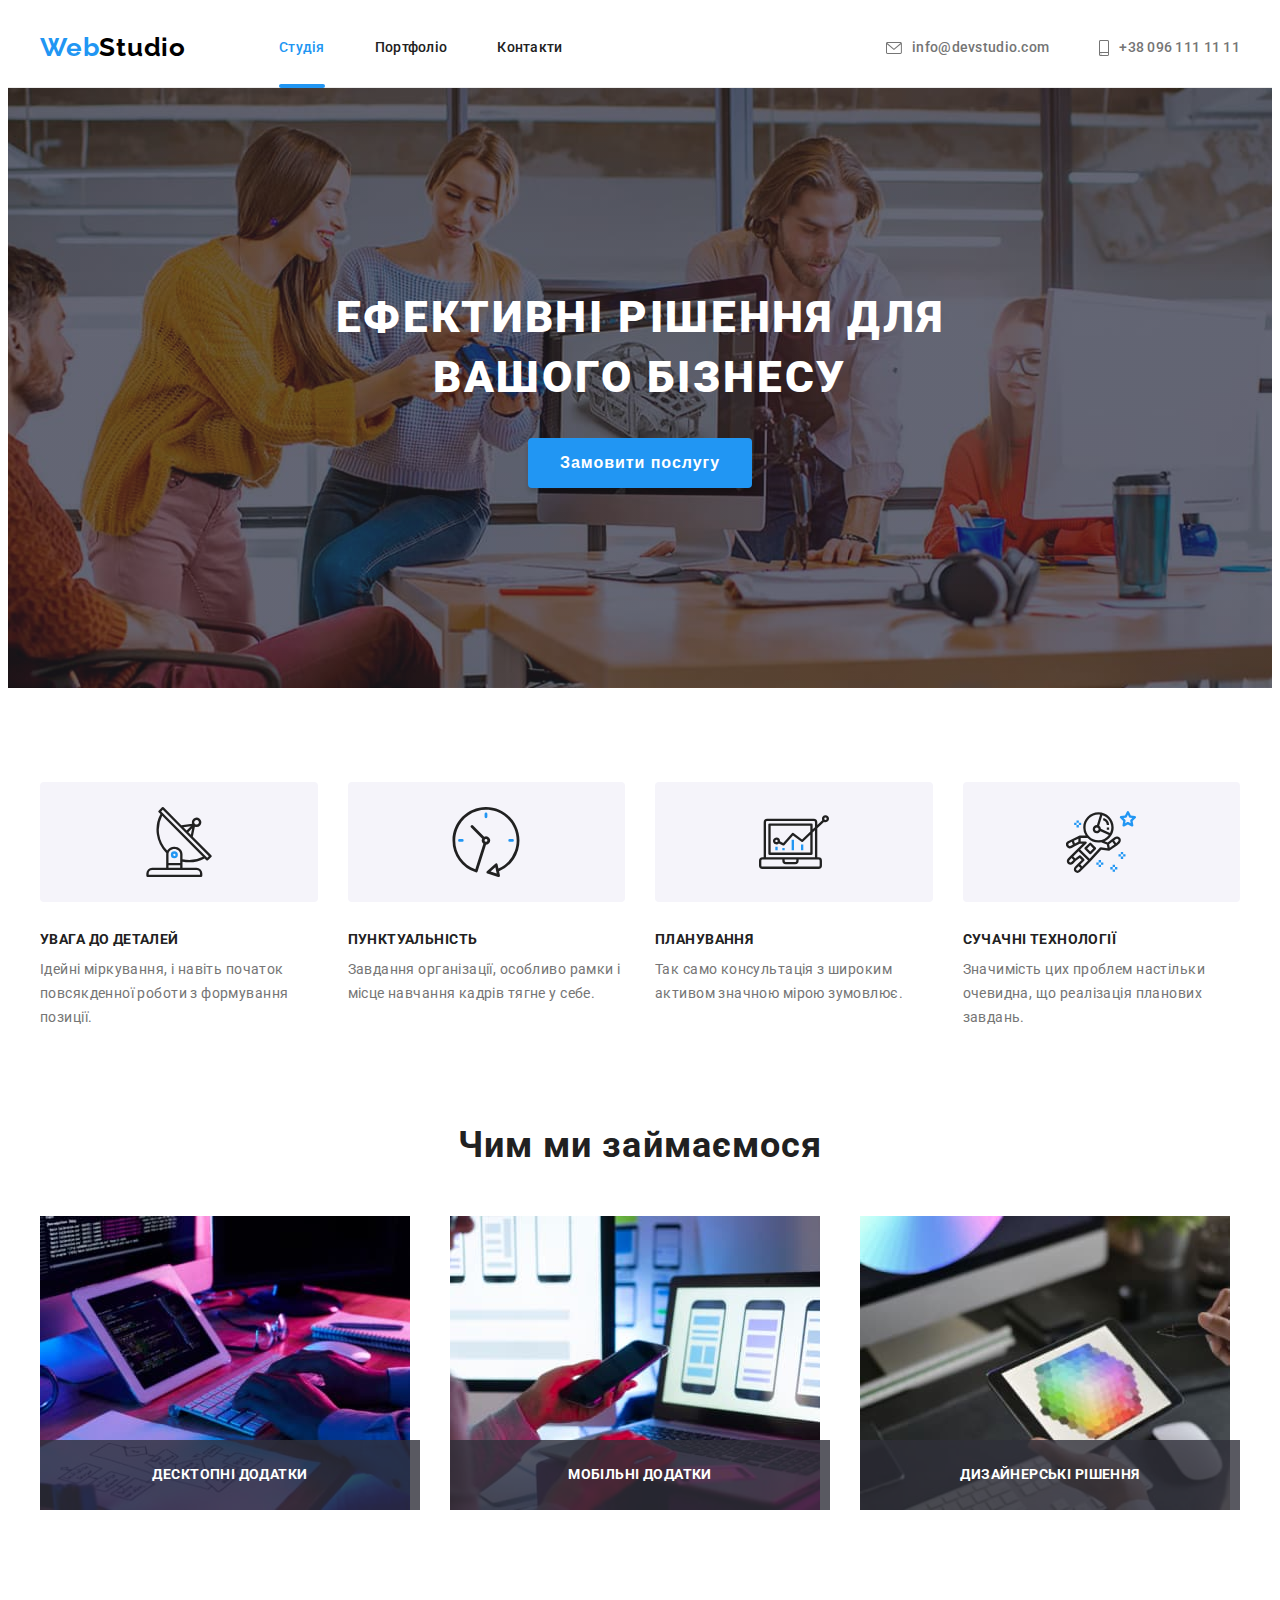
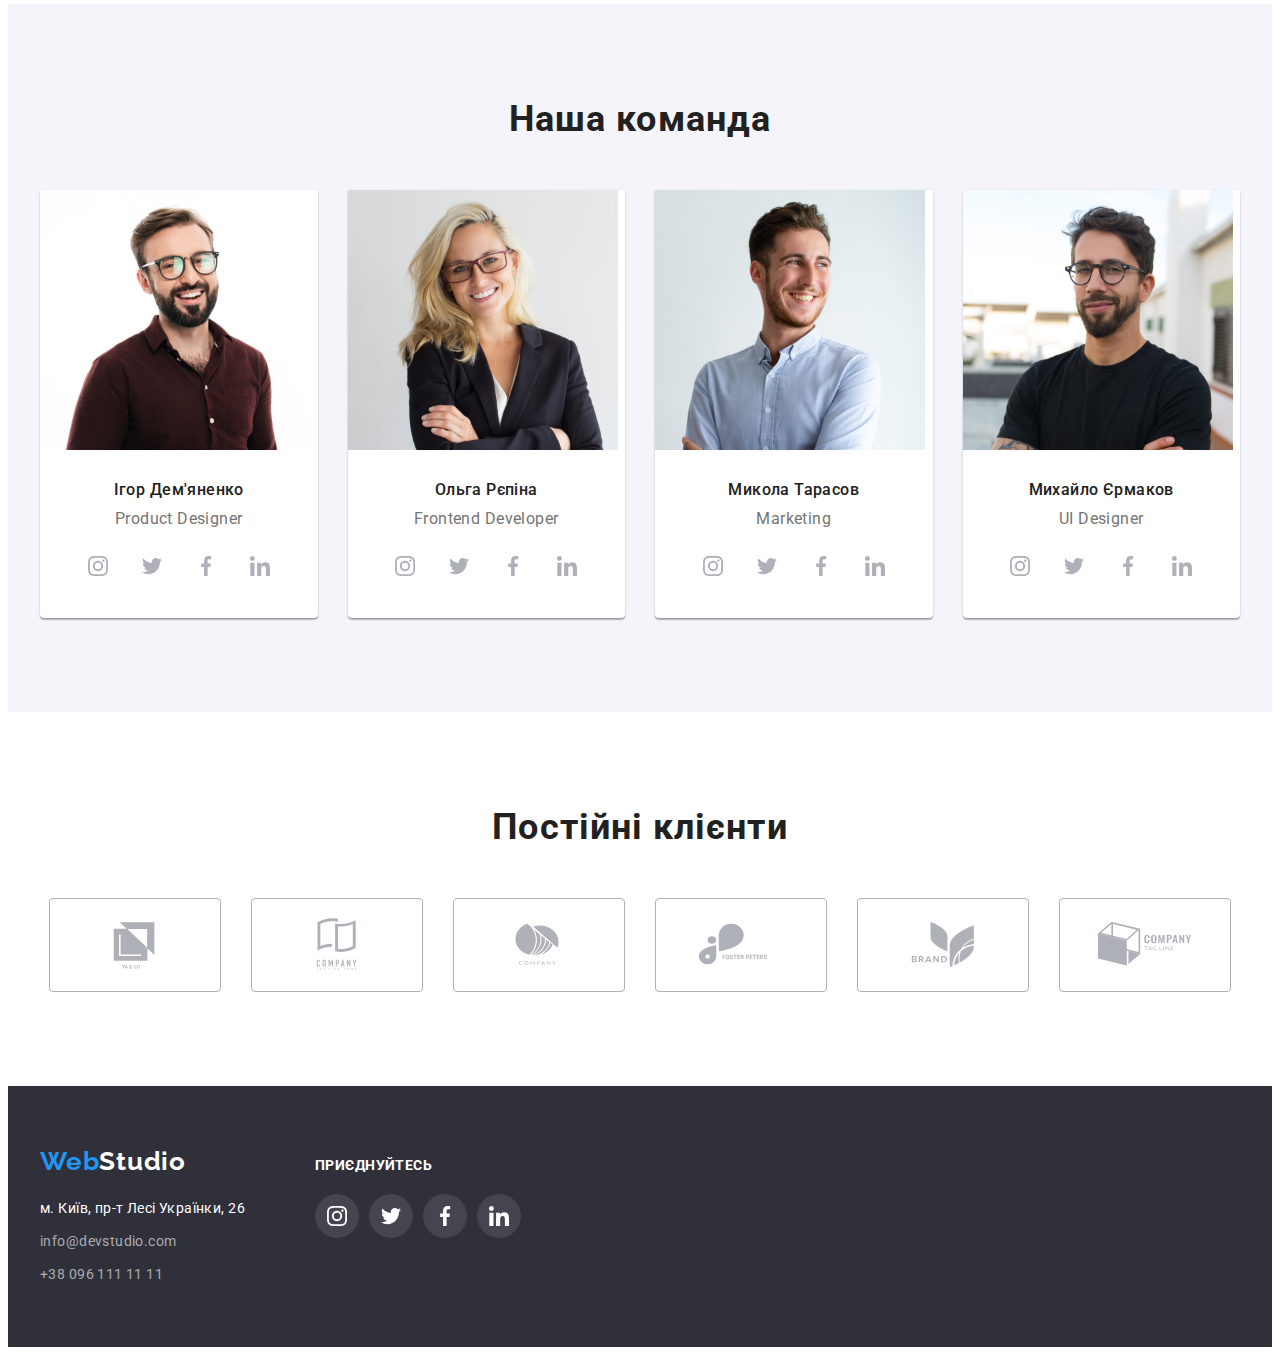
<file: index.html>
<!DOCTYPE html>
<html lang="uk">
  <head>
    <meta charset="UTF-8" />
    <meta http-equiv="X-UA-Compatible" content="IE=edge" />
    <meta name="viewport" content="width=device-width, initial-scale=1.0" />
    <title>WebStudio</title>
    <link rel="preconnect" href="https://fonts.googleapis.com" />
    <link rel="preconnect" href="https://fonts.gstatic.com" crossorigin />
    <link
      href="https://fonts.googleapis.com/css2?family=Raleway:wght@700&family=Roboto:wght@400;500;700;900&display=swap"
      rel="stylesheet"
    />
    <link
      rel="stylesheet"
      href="https://cdnjs.cloudflare.com/ajax/libs/modern-normalize/1.1.0/modern-normalize.min.css"
      integrity="sha512-wpPYUAdjBVSE4KJnH1VR1HeZfpl1ub8YT/NKx4PuQ5NmX2tKuGu6U/JRp5y+Y8XG2tV+wKQpNHVUX03MfMFn9Q=="
      crossorigin="anonymous"
      referrerpolicy="no-referrer"
    />
    <link rel="stylesheet" href="./css/styles.css" />
  </head>
  <body>
    <!-- HEADER -->
    <header class="page-header">
      <div class="container page-header-container">
        <nav class="page-nav">
          <a class="logo header-logo link" href="./index.html"
            ><span class="accent">Web</span>Studio</a
          >

          <ul class="menu-list list">
            <li class="menu-item">
              <a class="menu-link link current" href="./index.html">Студія</a>
            </li>
            <li class="menu-item">
              <a class="menu-link link" href="./portfolio.html">Портфоліо</a>
            </li>
            <li class="menu-item"><a class="menu-link link" href="">Контакти</a></li>
          </ul>
        </nav>

        <ul class="auth-nav list">
          <li class="auth-item">
            <a class="auth-link link" href="mailto:info@devstudio.com">
              <svg class="auth-link-icon" width="16" height="12">
                <use href="./images/icons.svg#icon-envelope"></use>
              </svg>
              info@devstudio.com</a
            >
          </li>
          <li class="auth-item">
            <a class="auth-link link" href="tel:+380961111111">
              <svg class="auth-link-icon" width="10" height="16">
                <use href="./images/icons.svg#icon-smartphone"></use>
              </svg>
              +38 096 111 11 11</a
            >
          </li>
        </ul>
      </div>
    </header>

    <main>
      <!-- HERO -->
      <section class="hero">
        <h1 class="page-title">Ефективні рішення для вашого бізнесу</h1>
        <button class="btn" type="button" data-modal-open>Замовити послугу</button>
      </section>

      <!-- FEATURES -->
      <section class="features-section section">
        <div class="container">
          <h2 class="visually-hidden">Особливості</h2>
          <ul class="features list">
            <li class="feature">
              <div class="thumb">
                <svg width="70" height="70">
                  <use href="./images/icons.svg#icon-antenna"></use>
                </svg>
              </div>
              <h3 class="subtitle">Увага до деталей</h3>
              <p class="description">
                Ідейні міркування, і навіть початок повсякденної роботи з формування позиції.
              </p>
            </li>

            <li class="feature">
              <div class="thumb">
                <svg width="70" height="70">
                  <use href="./images/icons.svg#icon-clock"></use>
                </svg>
              </div>
              <h3 class="subtitle">Пунктуальність</h3>
              <p class="description">
                Завдання організації, особливо рамки і місце навчання кадрів тягне у себе.
              </p>
            </li>

            <li class="feature">
              <div class="thumb">
                <svg width="70" height="70">
                  <use href="./images/icons.svg#icon-diagram"></use>
                </svg>
              </div>
              <h3 class="subtitle">Планування</h3>
              <p class="description">
                Так само консультація з широким активом значною мірою зумовлює.
              </p>
            </li>

            <li class="feature">
              <div class="thumb">
                <svg width="70" height="70">
                  <use href="./images/icons.svg#icon-astronaut"></use>
                </svg>
              </div>
              <h3 class="subtitle">Сучачні технології</h3>
              <p class="description">
                Значимість цих проблем настільки очевидна, що реалізація планових завдань.
              </p>
            </li>
          </ul>
        </div>
      </section>

      <!-- WHAT WE DO -->
      <section class="section">
        <div class="container">
          <h2 class="title">Чим ми займаємося</h2>
          <ul class="directions list">
            <li class="direction">
              <img
                src="./images/what-we-do/noutbook.jpg"
                alt="чоловік пише код програми на ноутбуці"
                width="370"
                height="294"
              />
              <p class="direction-name">Десктопні додатки</p>
            </li>
            <li class="direction">
              <img
                src="./images/what-we-do/mobile.jpg"
                alt="програміст розробляє мобільну версію сайту"
                width="370"
                height="294"
              />
              <p class="direction-name">Мобільні додатки</p>
            </li>
            <li class="direction">
              <img
                src="./images/what-we-do/tablet.jpg"
                alt="палітра кольорів на екрані планшету"
                width="370"
                height="294"
              />
              <p class="direction-name">Дизайнерські рішення</p>
            </li>
          </ul>
        </div>
      </section>

      <!-- ABOUT -->
      <section class="about section">
        <div class="container">
          <h2 class="title">Наша команда</h2>
          <ul class="team list">
            <li class="team-item">
              <img src="./images/team/igor-demjanenko.jpg" alt="чоловік" width="270" height="260" />
              <div class="content-wrap">
                <h3 class="name">Ігор Дем'яненко</h3>
                <p class="position" lang="en">Product Designer</p>
                <ul class="social-list list">
                  <li>
                    <a href="" class="social-list-link social-list-link-theme-light">
                      <svg class="social-list-icon" width="20" height="20">
                        <use href="./images/icons.svg#icon-instagram"></use>
                      </svg>
                    </a>
                  </li>
                  <li>
                    <a href="" class="social-list-link social-list-link-theme-light">
                      <svg class="social-list-icon" width="20" height="20">
                        <use href="./images/icons.svg#icon-twitter"></use>
                      </svg>
                    </a>
                  </li>
                  <li>
                    <a href="" class="social-list-link social-list-link-theme-light">
                      <svg class="social-list-icon" width="20" height="20">
                        <use href="./images/icons.svg#icon-facebook"></use>
                      </svg>
                    </a>
                  </li>
                  <li>
                    <a href="" class="social-list-link social-list-link-theme-light">
                      <svg class="social-list-icon" width="20" height="20">
                        <use href="./images/icons.svg#icon-linkedin"></use>
                      </svg>
                    </a>
                  </li>
                </ul>
              </div>
            </li>

            <li class="team-item">
              <img src="./images/team/olga-repina.jpg" alt="жінка" width="270" height="260" />
              <div class="content-wrap">
                <h3 class="name">Ольга Рєпіна</h3>
                <p class="position" lang="en">Frontend Developer</p>
                <ul class="social-list list">
                  <li>
                    <a href="" class="social-list-link social-list-link-theme-light">
                      <svg class="social-list-icon" width="20" height="20">
                        <use href="./images/icons.svg#icon-instagram"></use>
                      </svg>
                    </a>
                  </li>
                  <li>
                    <a href="" class="social-list-link social-list-link-theme-light">
                      <svg class="social-list-icon" width="20" height="20">
                        <use href="./images/icons.svg#icon-twitter"></use>
                      </svg>
                    </a>
                  </li>
                  <li>
                    <a href="" class="social-list-link social-list-link-theme-light">
                      <svg class="social-list-icon" width="20" height="20">
                        <use href="./images/icons.svg#icon-facebook"></use>
                      </svg>
                    </a>
                  </li>
                  <li>
                    <a href="" class="social-list-link social-list-link-theme-light">
                      <svg class="social-list-icon" width="20" height="20">
                        <use href="./images/icons.svg#icon-linkedin"></use>
                      </svg>
                    </a>
                  </li>
                </ul>
              </div>
            </li>

            <li class="team-item">
              <img src="./images/team/nikolaj-tarasov.jpg" alt="чоловік" width="270" height="260" />
              <div class="content-wrap">
                <h3 class="name">Микола Тарасов</h3>
                <p class="position" lang="en">Marketing</p>
                <ul class="social-list list">
                  <li>
                    <a href="" class="social-list-link social-list-link-theme-light">
                      <svg class="social-list-icon" width="20" height="20">
                        <use href="./images/icons.svg#icon-instagram"></use>
                      </svg>
                    </a>
                  </li>
                  <li>
                    <a href="" class="social-list-link social-list-link-theme-light">
                      <svg class="social-list-icon" width="20" height="20">
                        <use href="./images/icons.svg#icon-twitter"></use>
                      </svg>
                    </a>
                  </li>
                  <li>
                    <a href="" class="social-list-link social-list-link-theme-light">
                      <svg class="social-list-icon" width="20" height="20">
                        <use href="./images/icons.svg#icon-facebook"></use>
                      </svg>
                    </a>
                  </li>
                  <li>
                    <a href="" class="social-list-link social-list-link-theme-light">
                      <svg class="social-list-icon" width="20" height="20">
                        <use href="./images/icons.svg#icon-linkedin"></use>
                      </svg>
                    </a>
                  </li>
                </ul>
              </div>
            </li>

            <li class="team-item">
              <img src="./images/team/mihail-ermakov.jpg" alt="чоловік" width="270" height="260" />
              <div class="content-wrap">
                <h3 class="name">Михайло Єрмаков</h3>
                <p class="position" lang="en">UI Designer</p>
                <ul class="social-list list">
                  <li>
                    <a href="" class="social-list-link social-list-link-theme-light">
                      <svg class="social-list-icon" width="20" height="20">
                        <use href="./images/icons.svg#icon-instagram"></use>
                      </svg>
                    </a>
                  </li>
                  <li>
                    <a href="" class="social-list-link social-list-link-theme-light">
                      <svg class="social-list-icon" width="20" height="20">
                        <use href="./images/icons.svg#icon-twitter"></use>
                      </svg>
                    </a>
                  </li>
                  <li>
                    <a href="" class="social-list-link social-list-link-theme-light">
                      <svg class="social-list-icon" width="20" height="20">
                        <use href="./images/icons.svg#icon-facebook"></use>
                      </svg>
                    </a>
                  </li>
                  <li>
                    <a href="" class="social-list-link social-list-link-theme-light">
                      <svg class="social-list-icon" width="20" height="20">
                        <use href="./images/icons.svg#icon-linkedin"></use>
                      </svg>
                    </a>
                  </li>
                </ul>
              </div>
            </li>
          </ul>
        </div>
      </section>

      <!-- CLIENTS -->
      <section class="section">
        <div class="container">
          <h2 class="title">Постійні клієнти</h2>

          <ul class="client-list list">
            <li>
              <a href="" class="client-list-link">
                <svg class="client-logo" width="106" height="60">
                  <use href="./images/icons.svg#icon-client-1"></use>
                </svg>
              </a>
            </li>

            <li>
              <a href="" class="client-list-link">
                <svg class="client-logo" width="106" height="60">
                  <use href="./images/icons.svg#icon-client-2"></use>
                </svg>
              </a>
            </li>

            <li>
              <a href="" class="client-list-link">
                <svg class="client-logo" width="106" height="60">
                  <use href="./images/icons.svg#icon-client-3"></use>
                </svg>
              </a>
            </li>

            <li>
              <a href="" class="client-list-link">
                <svg class="client-logo" width="106" height="60">
                  <use href="./images/icons.svg#icon-client-4"></use>
                </svg>
              </a>
            </li>

            <li>
              <a href="" class="client-list-link">
                <svg class="client-logo" width="106" height="60">
                  <use href="./images/icons.svg#icon-client-5"></use>
                </svg>
              </a>
            </li>

            <li>
              <a href="" class="client-list-link">
                <svg class="client-logo" width="106" height="60">
                  <use href="./images/icons.svg#icon-client-6"></use>
                </svg>
              </a>
            </li>
          </ul>
        </div>
      </section>
    </main>

    <!-- FOOTER -->
    <footer class="page-footer">
      <div class="container footer-container">
        <div class="adress-block">
          <a class="logo footer-logo link" href="./index.html"
            ><span class="accent">Web</span>Studio</a
          >
          <address>
            <ul class="adress-list list">
              <li class="adress-item">
                <a
                  class="address link"
                  href="https://goo.gl/maps/6pip9bkwr5iF757Q7"
                  target="_blank"
                  rel="noopener noreferrer"
                  >м. Київ, пр-т Лесі Українки, 26</a
                >
              </li>
              <li class="adress-item">
                <a class="contact link" href="mailto:info@devstudio.com">info@devstudio.com</a>
              </li>
              <li class="adress-item">
                <a class="contact link" href="tel:+380961111111">+38 096 111 11 11</a>
              </li>
            </ul>
          </address>
        </div>

        <div class="social-block">
          <p class="footer-caption">приєднуйтесь</p>
          <ul class="social-list list">
            <li>
              <a href="" class="social-list-link social-list-link-theme-dark">
                <svg class="social-list-icon" width="20" height="20">
                  <use href="./images/icons.svg#icon-instagram"></use>
                </svg>
              </a>
            </li>
            <li>
              <a href="" class="social-list-link social-list-link-theme-dark">
                <svg class="social-list-icon" width="20" height="20">
                  <use href="./images/icons.svg#icon-twitter"></use>
                </svg>
              </a>
            </li>
            <li>
              <a href="" class="social-list-link social-list-link-theme-dark">
                <svg class="social-list-icon" width="20" height="20">
                  <use href="./images/icons.svg#icon-facebook"></use>
                </svg>
              </a>
            </li>
            <li>
              <a href="" class="social-list-link social-list-link-theme-dark">
                <svg class="social-list-icon" width="20" height="20">
                  <use href="./images/icons.svg#icon-linkedin"></use>
                </svg>
              </a>
            </li>
          </ul>
        </div>
      </div>
    </footer>

    <!-- MODAL -->
    <div class="backdrop is-hidden" data-modal>
      <div class="modal">
        <button type="button" class="modal-close-btn" data-modal-close>
          <svg width="18" height="18">
            <use href="./images/icons.svg#icon-close"></use>
          </svg>
        </button>
      </div>
    </div>

    <script src="./js/modal.js"></script>
  </body>
</html>
</file>
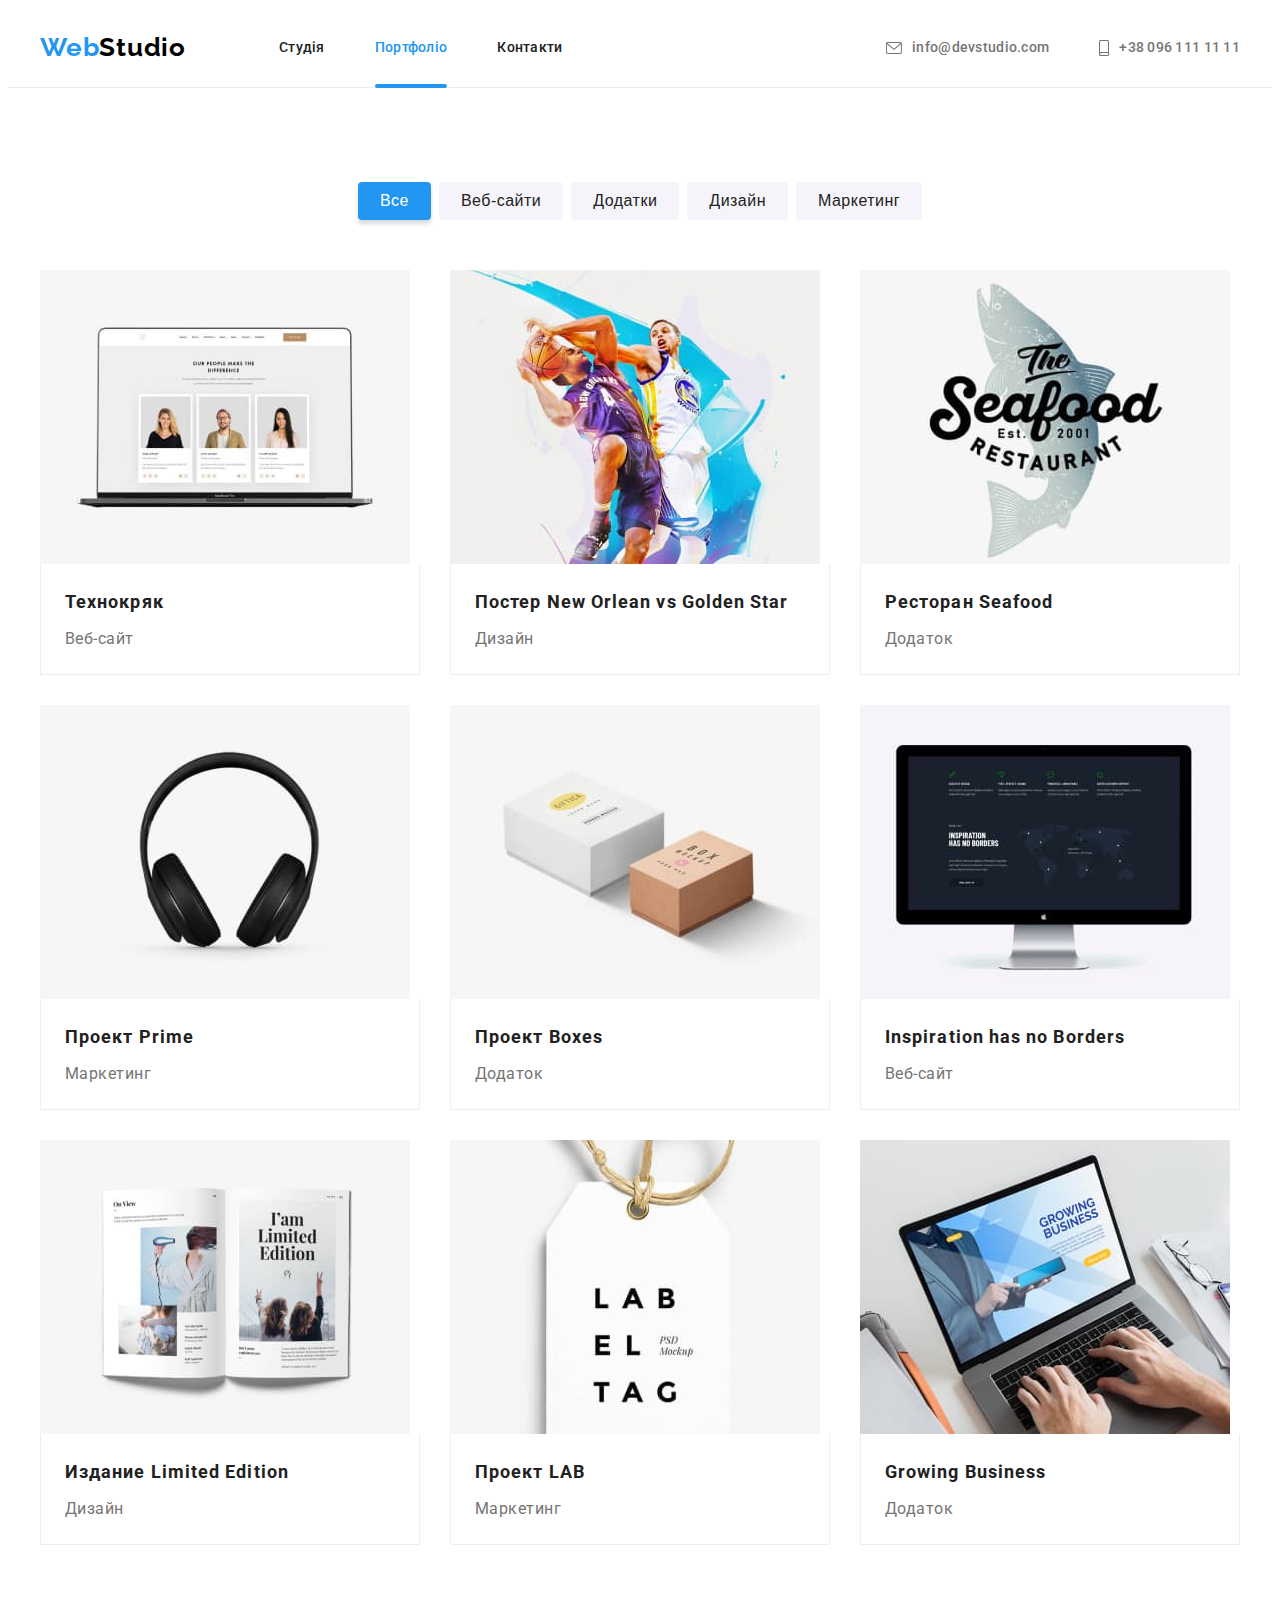
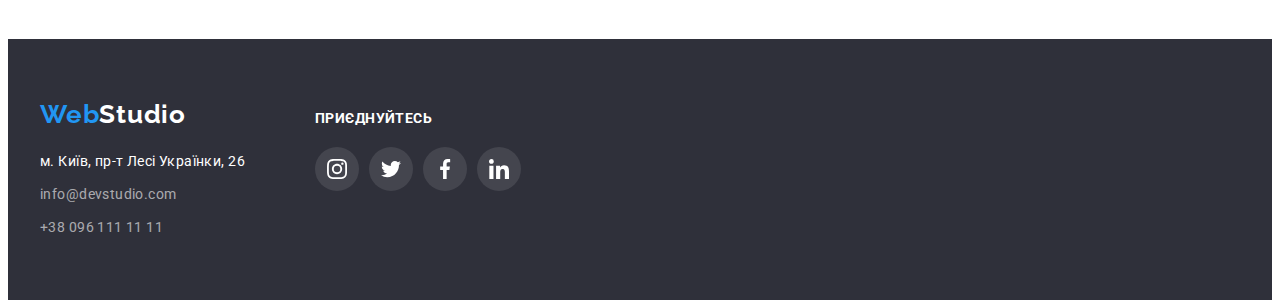
<file: portfolio.html>
<!DOCTYPE html>
<html lang="uk">
  <head>
    <meta charset="UTF-8" />
    <meta http-equiv="X-UA-Compatible" content="IE=edge" />
    <meta name="viewport" content="width=device-width, initial-scale=1.0" />
    <title>WebStudio</title>
    <link rel="preconnect" href="https://fonts.googleapis.com" />
    <link rel="preconnect" href="https://fonts.gstatic.com" crossorigin />
    <link
      href="https://fonts.googleapis.com/css2?family=Raleway:wght@700&family=Roboto:wght@400;500;700;900&display=swap"
      rel="stylesheet"
    />
    <link
      rel="stylesheet"
      href="https://cdnjs.cloudflare.com/ajax/libs/modern-normalize/1.1.0/modern-normalize.min.css"
      integrity="sha512-wpPYUAdjBVSE4KJnH1VR1HeZfpl1ub8YT/NKx4PuQ5NmX2tKuGu6U/JRp5y+Y8XG2tV+wKQpNHVUX03MfMFn9Q=="
      crossorigin="anonymous"
      referrerpolicy="no-referrer"
    />
    <link rel="stylesheet" href="./css/styles.css" />
  </head>
  <body>
    <!-- HEADER -->
    <header class="page-header">
      <div class="container page-header-container">
        <nav class="page-nav">
          <a class="logo header-logo link" href="./index.html"
            ><span class="accent">Web</span>Studio</a
          >

          <ul class="menu-list list">
            <li class="menu-item">
              <a class="menu-link link" href="./index.html">Студія</a>
            </li>
            <li class="menu-item">
              <a class="menu-link link current" href="./portfolio.html">Портфоліо</a>
            </li>
            <li class="menu-item"><a class="menu-link link" href="">Контакти</a></li>
          </ul>
        </nav>

        <ul class="auth-nav list">
          <li class="auth-item">
            <a class="auth-link link" href="mailto:info@devstudio.com">
              <svg class="auth-link-icon" width="16" height="12">
                <use href="./images/icons.svg#icon-envelope"></use>
              </svg>
              info@devstudio.com</a
            >
          </li>
          <li class="auth-item">
            <a class="auth-link link" href="tel:+380961111111">
              <svg class="auth-link-icon" width="10" height="16">
                <use href="./images/icons.svg#icon-smartphone"></use>
              </svg>
              +38 096 111 11 11</a
            >
          </li>
        </ul>
      </div>
    </header>

    <main>
      <!-- OUR WORKS -->
      <section class="section">
        <div class="container">
          <h1 class="visually-hidden">OUR WORKS</h1>
          <ul class="filter-list list">
            <li class="filter-item">
              <button class="filter-btn filter-btn-active" type="button">Все</button>
            </li>
            <li class="filter-item"><button class="filter-btn" type="button">Веб-сайти</button></li>
            <li class="filter-item"><button class="filter-btn" type="button">Додатки</button></li>
            <li class="filter-item"><button class="filter-btn" type="button">Дизайн</button></li>
            <li class="filter-item"><button class="filter-btn" type="button">Маркетинг</button></li>
          </ul>
          <ul class="gallery list">
            <li class="gallery-item">
              <div class="gallery-img-wrap">
                <img
                  src="./images/works/work-1.jpg"
                  alt="на ноутбуці відкритий сайт"
                  width="370"
                  height="294"
                />
                <div class="overlay">
                  <p class="overlay-text">
                    Ресурс пропонує комплексні пропозиції з різним рівнем функціоналу та сервісів.
                    Все це дозволить відвідувачу отримати вичерпні відомості про компанію чи
                    приватну особу.
                  </p>
                </div>
              </div>
              <div class="gallery-content">
                <h2 class="caption">Технокряк</h2>
                <p class="category">Веб-сайт</p>
              </div>
            </li>

            <li class="gallery-item">
              <div class="gallery-img-wrap">
                <img
                  src="./images/works/work-2.jpg"
                  alt="два баскетболісти під час гри"
                  width="370"
                  height="294"
                />
                <div class="overlay">
                  <p class="overlay-text">
                    Ресурс пропонує комплексні пропозиції з різним рівнем функціоналу та сервісів.
                    Все це дозволить відвідувачу отримати вичерпні відомості про компанію чи
                    приватну особу.Ресурс пропонує комплексні пропозиції з різним рівнем функціоналу
                    та сервісів. Все це дозволить відвідувачу отримати вичерпні відомості про
                    компанію чи приватну особу.Ресурс пропонує комплексні пропозиції з різним рівнем
                    функціоналу та сервісів. Все це дозволить відвідувачу отримати вичерпні
                    відомості про компанію чи приватну особу.
                  </p>
                </div>
              </div>
              <div class="gallery-content">
                <h2 class="caption">Постер New Orlean vs Golden Star</h2>
                <p class="category">Дизайн</p>
              </div>
            </li>

            <li class="gallery-item">
              <div class="gallery-img-wrap">
                <img src="./images/works/work-3.jpg" alt="логотип" width="370" height="294" />
                <div class="overlay">
                  <p class="overlay-text">
                    Ресурс пропонує комплексні пропозиції з різним рівнем функціоналу та сервісів.
                    Все це дозволить відвідувачу отримати вичерпні відомості про компанію чи
                    приватну особу.
                  </p>
                </div>
              </div>
              <div class="gallery-content">
                <h2 class="caption">Ресторан Seafood</h2>
                <p class="category">Додаток</p>
              </div>
            </li>

            <li class="gallery-item">
              <div class="gallery-img-wrap">
                <img src="./images/works/work-4.jpg" alt="навушники" width="370" height="294" />
                <div class="overlay">
                  <p class="overlay-text">
                    Ресурс пропонує комплексні пропозиції з різним рівнем функціоналу та сервісів.
                    Все це дозволить відвідувачу отримати вичерпні відомості про компанію чи
                    приватну особу.
                  </p>
                </div>
              </div>
              <div class="gallery-content">
                <h2 class="caption">Проект Prime</h2>
                <p class="category">Маркетинг</p>
              </div>
            </li>

            <li class="gallery-item">
              <div class="gallery-img-wrap">
                <img src="./images/works/work-5.jpg" alt="дві коробки" width="370" height="294" />
                <div class="overlay">
                  <p class="overlay-text">
                    Ресурс пропонує комплексні пропозиції з різним рівнем функціоналу та сервісів.
                    Все це дозволить відвідувачу отримати вичерпні відомості про компанію чи
                    приватну особу.
                  </p>
                </div>
              </div>
              <div class="gallery-content">
                <h2 class="caption">Проект Boxes</h2>
                <p class="category">Додаток</p>
              </div>
            </li>

            <li class="gallery-item">
              <div class="gallery-img-wrap">
                <img
                  src="./images/works/work-6.jpg"
                  alt="на мониторі веб-сайт"
                  width="370"
                  height="294"
                />
                <div class="overlay">
                  <p class="overlay-text">
                    Ресурс пропонує комплексні пропозиції з різним рівнем функціоналу та сервісів.
                    Все це дозволить відвідувачу отримати вичерпні відомості про компанію чи
                    приватну особу.
                  </p>
                </div>
              </div>
              <div class="gallery-content">
                <h2 class="caption">Inspiration has no Borders</h2>
                <p class="category">Веб-сайт</p>
              </div>
            </li>

            <li class="gallery-item">
              <div class="gallery-img-wrap">
                <img src="./images/works/work-7.jpg" alt="журнал" width="370" height="294" />
                <div class="overlay">
                  <p class="overlay-text">
                    Ресурс пропонує комплексні пропозиції з різним рівнем функціоналу та сервісів.
                    Все це дозволить відвідувачу отримати вичерпні відомості про компанію чи
                    приватну особу.
                  </p>
                </div>
              </div>
              <div class="gallery-content">
                <h2 class="caption">Издание Limited Edition</h2>
                <p class="category">Дизайн</p>
              </div>
            </li>

            <li class="gallery-item">
              <div class="gallery-img-wrap">
                <img src="./images/works/work-8.jpg" alt="бірка" width="370" height="294" />
                <div class="overlay">
                  <p class="overlay-text">
                    Ресурс пропонує комплексні пропозиції з різним рівнем функціоналу та сервісів.
                    Все це дозволить відвідувачу отримати вичерпні відомості про компанію чи
                    приватну особу.
                  </p>
                </div>
              </div>
              <div class="gallery-content">
                <h2 class="caption">Проект LAB</h2>
                <p class="category">Маркетинг</p>
              </div>
            </li>

            <li class="gallery-item">
              <div class="gallery-img-wrap">
                <img
                  src="./images/works/work-9.jpg"
                  alt="людина працює за ноутбуком"
                  width="370"
                  height="294"
                />
                <div class="overlay">
                  <p class="overlay-text">
                    Ресурс пропонує комплексні пропозиції з різним рівнем функціоналу та сервісів.
                    Все це дозволить відвідувачу отримати вичерпні відомості про компанію чи
                    приватну особу.
                  </p>
                </div>
              </div>
              <div class="gallery-content">
                <h2 class="caption">Growing Business</h2>
                <p class="category">Додаток</p>
              </div>
            </li>
          </ul>
        </div>
      </section>
    </main>

    <!-- FOOTER -->
    <footer class="page-footer">
      <div class="container footer-container">
        <div class="adress-block">
          <a class="logo footer-logo link" href="./index.html"
            ><span class="accent">Web</span>Studio</a
          >
          <address>
            <ul class="adress-list list">
              <li class="adress-item">
                <a
                  class="address link"
                  href="https://goo.gl/maps/6pip9bkwr5iF757Q7"
                  target="_blank"
                  rel="noopener noreferrer"
                  >м. Київ, пр-т Лесі Українки, 26</a
                >
              </li>
              <li class="adress-item">
                <a class="contact link" href="mailto:info@devstudio.com">info@devstudio.com</a>
              </li>
              <li class="adress-item">
                <a class="contact link" href="tel:+380961111111">+38 096 111 11 11</a>
              </li>
            </ul>
          </address>
        </div>

        <div class="social-block">
          <p class="footer-caption">приєднуйтесь</p>
          <ul class="social-list list">
            <li>
              <a href="" class="social-list-link social-list-link-theme-dark">
                <svg class="social-list-icon" width="20" height="20">
                  <use href="./images/icons.svg#icon-instagram"></use>
                </svg>
              </a>
            </li>
            <li>
              <a href="" class="social-list-link social-list-link-theme-dark">
                <svg class="social-list-icon" width="20" height="20">
                  <use href="./images/icons.svg#icon-twitter"></use>
                </svg>
              </a>
            </li>
            <li>
              <a href="" class="social-list-link social-list-link-theme-dark">
                <svg class="social-list-icon" width="20" height="20">
                  <use href="./images/icons.svg#icon-facebook"></use>
                </svg>
              </a>
            </li>
            <li>
              <a href="" class="social-list-link social-list-link-theme-dark">
                <svg class="social-list-icon" width="20" height="20">
                  <use href="./images/icons.svg#icon-linkedin"></use>
                </svg>
              </a>
            </li>
          </ul>
        </div>
      </div>
    </footer>
  </body>
</html>
</file>
<file: css/styles.css>
:root {
  --primary-font: 'Roboto', sans-serif;
  --secondary-font: 'Raleway', sans-serif;

  --primary-text-color: #212121;
  --secondary-text-color: #757575;
  --secondary-text-color-theme-dark: rgba(255, 255, 255, 0.6);
  --white-color: #ffffff;
  --black-color: #000000;
  --accent-color: #2196f3;
  --icon-color: #afb1b8;
  --icon-bg-color-theme-dark: rgba(255, 255, 255, 0.1);

  --black-color-backdrop: rgba(0, 0, 0, 0.2);
  --accent-color-overlay: rgba(33, 150, 243, 0.9);

  --bg-color-theme-dark: #2f303a;
  --bg-color-theme-dark-opacity: rgba(47, 48, 58, 0.8);
  --secondary-bg-color: #f5f4fa;
  --hero-bg-color: #c4c4c4;
  --primary-border-color: #eeeeee;
  --secondary-border-color: #ececec;

  --item-set-gap: 30px;

  --timing-func: cubic-bezier(0.4, 0, 0.2, 1);
  --duration: 250ms;
}

h1,
h2,
h3,
h4,
h5,
h6,
p {
  margin-top: 0;
  margin-bottom: 0;
}

ul,
ol {
  margin-top: 0;
  margin-bottom: 0;
  padding-left: 0;
}

img {
  display: block;
  max-width: 100%;
  height: auto;
}

button {
  cursor: pointer;
}

body {
  font-family: var(--primary-font);
  font-size: 14px;

  color: var(--primary-text-color);
  background-color: var(--white-color);
}

.list {
  list-style: none;
}

.link {
  text-decoration: none;
}

.section {
  padding-top: 94px;
  padding-bottom: 94px;
}

.container {
  width: 1200px;
  padding-left: 15px;
  padding-right: 15px;
  margin-left: auto;
  margin-right: auto;
}

.visually-hidden {
  position: absolute;
  width: 1px;
  height: 1px;
  margin: -1px;
  border: 0;
  padding: 0;
  white-space: nowrap;
  clip-path: inset(100%);
  clip: rect(0 0 0 0);
  overflow: hidden;
}

/* =========================== COMPONENTS =========================== */

.logo {
  display: inline-block;

  font-family: var(--secondary-font);
  font-weight: 700;
  font-size: 26px;
  line-height: 1.19;
  letter-spacing: 0.03em;
}

.accent {
  color: var(--accent-color);
}

.btn {
  min-width: 160px;
  padding: 10px 32px;

  border: none;
  border-radius: 4px;

  font-weight: 700;
  font-size: 16px;
  line-height: 1.88;
  letter-spacing: 0.06em;
  text-align: center;

  color: var(--white-color);
  background-color: var(--accent-color);
  box-shadow: 0px 4px 4px rgba(0, 0, 0, 0.15);
}

.title {
  margin-bottom: 50px;

  font-weight: 700;
  font-size: 36px;
  line-height: 1.17;
  text-align: center;
  letter-spacing: 0.03em;
}

/* SOCIAL-LIST */

.social-list {
  display: flex;
  justify-content: center;
  gap: 10px;
}

.social-list-link {
  display: flex;
  justify-content: center;
  align-items: center;
  width: 44px;
  height: 44px;

  border-radius: 50%;

  transition: background-color var(--duration) var(--timing-func);
}

.social-list-link-theme-light {
  color: var(--icon-color);
  background-color: var(--white-color);
}

.social-list-link-theme-dark {
  color: var(--white-color);
  background-color: var(--icon-bg-color-theme-dark);
}

.social-list-link:hover,
.social-list-link:focus {
  background-color: var(--accent-color);
}

.social-list-icon {
  fill: currentColor;

  transition: fill var(--duration) var(--timing-func);
}

.social-list-link:hover .social-list-icon,
.social-list-link:focus .social-list-icon {
  fill: var(--white-color);
}

/* =========================== HEADER =========================== */
.page-header {
  border-bottom: 1px solid var(--secondary-border-color);
}

.page-header-container {
  display: flex;
  justify-content: space-between;
  align-items: center;
}

.page-nav,
.auth-nav,
.menu-list {
  display: flex;
  align-items: center;
}

.header-logo {
  padding-top: 24px;
  padding-bottom: 24px;
  margin-right: 93px;

  color: var(--black-color);
}

.menu-item:not(:last-child),
.auth-item:not(:last-child) {
  margin-right: 50px;
}

.menu-link,
.auth-link {
  display: inline-flex;
  align-items: center;
  padding-top: 32px;
  padding-bottom: 31px;

  font-weight: 500;
  line-height: 1.14;
  letter-spacing: 0.02em;
}

.menu-link {
  position: relative;
  color: var(--primary-text-color);

  transition: color var(--duration) var(--timing-func);
}

.auth-link {
  color: var(--secondary-text-color);

  transition: color var(--duration) var(--timing-func);
}

.menu-link:hover,
.menu-link:focus,
.auth-link:hover,
.auth-link:focus {
  color: var(--accent-color);
}

.current {
  color: var(--accent-color);
}

.current::after {
  content: '';

  position: absolute;
  left: 0;
  bottom: -1px;
  width: 100%;
  height: 4px;

  background-color: currentColor;
  border-radius: 2px;
}

.auth-link-icon {
  margin-right: 10px;

  fill: currentColor;
}

/* =========================== HERO =========================== */

.hero {
  max-width: 1600px;
  margin-left: auto;
  margin-right: auto;
  padding-top: 200px;
  padding-bottom: 200px;

  text-align: center;

  background-color: var(--hero-bg-color);
  background-image: linear-gradient(rgba(47, 48, 58, 0.4), rgba(47, 48, 58, 0.4)),
    url('../images/hero/bg-img.jpg');
  background-repeat: no-repeat;
  background-position: center;
  background-size: cover;
}

.page-title {
  width: 700px;
  margin-left: auto;
  margin-right: auto;
  margin-bottom: 30px;

  font-weight: 900;
  font-size: 44px;
  line-height: 1.36;
  letter-spacing: 0.06em;
  text-transform: uppercase;

  color: var(--white-color);
}

/* =========================== FEATURES =========================== */
.features-section {
  padding-bottom: 0;
}

.features {
  display: flex;
  flex-wrap: wrap;
  gap: var(--item-set-gap);
}

.feature {
  flex-basis: calc((100% - 3 * var(--item-set-gap)) / 4);
}

.feature > .thumb {
  display: flex;
  justify-content: center;
  align-items: center;
  height: 120px;
  margin-bottom: 30px;

  background-color: var(--secondary-bg-color);
  border-radius: 4px;
}

.feature > .subtitle {
  margin-bottom: 10px;
  font-weight: 700;
  font-size: 14px;
  line-height: 1.14;
  letter-spacing: 0.03em;
  text-transform: uppercase;
}

.feature > .description {
  line-height: 1.71;
  letter-spacing: 0.03em;

  color: var(--secondary-text-color);
}

/* =========================== WHAT WE DO =========================== */
.directions {
  display: flex;
  flex-wrap: wrap;
  gap: var(--item-set-gap);
}

.direction {
  position: relative;

  flex-basis: calc((100% - 2 * var(--item-set-gap)) / 3);
}

.direction-name {
  position: absolute;
  left: 0;
  bottom: 0;
  width: 100%;
  padding-top: 27px;
  padding-bottom: 27px;

  font-weight: 700;
  line-height: 1.14;
  text-align: center;
  letter-spacing: 0.03em;
  text-transform: uppercase;

  color: var(--white-color);
  background-color: var(--bg-color-theme-dark-opacity);
}

/* =========================== ABOUT =========================== */
.about {
  background-color: var(--secondary-bg-color);
}

.team {
  display: flex;
  flex-wrap: wrap;
  align-items: flex-start;
}

.team-item {
  flex-basis: calc((100% - 3 * var(--item-set-gap)) / 4);

  border-radius: 0px 0px 4px 4px;

  background-color: var(--white-color);
  box-shadow: 0px 1px 3px rgba(0, 0, 0, 0.12), 0px 1px 1px rgba(0, 0, 0, 0.14),
    0px 2px 1px rgba(0, 0, 0, 0.2);
}

.team-item:not(:nth-child(4n)) {
  margin-right: var(--item-set-gap);
}

.team-item:not(:nth-last-child(-n + 4)) {
  margin-bottom: var(--item-set-gap);
}

.team .content-wrap {
  padding-top: 30px;
  padding-bottom: 30px;

  line-height: 1.19;
  letter-spacing: 0.03em;
  text-align: center;
}

.team .name {
  margin-bottom: 10px;

  font-size: 16px;
  font-weight: 500;
}

.team .position {
  margin-bottom: 16px;
  font-size: 16px;

  color: var(--secondary-text-color);
}

/* =========================== CLIENTS =========================== */

.client-list {
  display: flex;
  justify-content: center;
  flex-wrap: wrap;
  gap: var(--item-set-gap);
}

.client-list-link {
  display: flex;
  justify-content: center;
  align-items: center;
  width: 170px;
  height: 92px;

  border: 1px solid var(--icon-color);
  border-radius: 4px;

  transition: border-color var(--duration) var(--timing-func);
}

.client-list-link:hover,
.client-list-link:focus {
  border-color: var(--accent-color);
}

.client-logo {
  fill: var(--icon-color);

  transition: fill var(--duration) var(--timing-func);
}

.client-list-link:hover .client-logo,
.client-list-link:focus .client-logo {
  fill: var(--accent-color);
}

/* =========================== FOOTER =========================== */

.page-footer {
  padding-top: 60px;
  padding-bottom: 60px;

  background-color: var(--bg-color-theme-dark);
}

.footer-container {
  display: flex;
}

.adress-block {
  margin-right: 70px;
}

.footer-logo {
  margin-bottom: 20px;

  color: var(--white-color);
}

.adress-list {
  font-style: normal;
  line-height: 1.71;
  letter-spacing: 0.03em;
}

.adress-item:not(:last-child) {
  margin-bottom: 9px;
}

.address {
  color: var(--white-color);

  transition: color var(--duration) var(--timing-func);
}

.contact {
  color: var(--secondary-text-color-theme-dark);

  transition: color var(--duration) var(--timing-func);
}

.address:hover,
.address:focus,
.contact:hover,
.contact:focus {
  color: var(--accent-color);
}

.social-block {
  padding-top: 12px;
}

.footer-caption {
  margin-bottom: 20px;

  font-weight: 700;
  line-height: 1.14;
  letter-spacing: 0.03em;
  text-transform: uppercase;

  color: var(--white-color);
}

/* =========================== OUR WORKS ===========================*/
.filter-list {
  display: flex;
  justify-content: center;
  margin-bottom: 50px;
}

.filter-item:not(:last-child) {
  margin-right: 8px;
}

.filter-btn {
  min-width: 70px;
  padding: 6px 22px;
  border: none;
  border-radius: 4px;

  font-weight: 500;
  font-size: 16px;
  line-height: 1.62;
  letter-spacing: 0.03em;

  color: var(--primary-text-color);
  background-color: var(--secondary-bg-color);
  box-shadow: none;

  transition: color var(--duration) var(--timing-func),
    background-color var(--duration) var(--timing-func),
    box-shadow var(--duration) var(--timing-func);
}

.filter-btn:hover,
.filter-btn:focus,
.filter-btn-active {
  color: var(--white-color);
  background-color: var(--accent-color);
  box-shadow: 0px 4px 4px rgba(0, 0, 0, 0.15);
}

.gallery {
  display: flex;
  flex-wrap: wrap;
  margin-top: calc(-1 * var(--item-set-gap));
  margin-left: calc(-1 * var(--item-set-gap));
}

.gallery-item {
  flex-basis: calc((100% - 3 * var(--item-set-gap)) / 3);
  margin-top: var(--item-set-gap);
  margin-left: var(--item-set-gap);

  box-shadow: none;

  transition: box-shadow var(--duration) var(--timing-func);
}

.gallery-img-wrap {
  position: relative;

  overflow: hidden;
}

.overlay {
  position: absolute;
  top: 0;
  left: 0;
  width: 100%;
  height: 100%;
  display: flex;

  font-size: 18px;
  line-height: 1.56;
  letter-spacing: 0.03em;

  color: var(--white-color);
  background-color: var(--accent-color-overlay);

  overflow-y: auto;

  transform: translateY(100%);
  transition: transform var(--duration) var(--timing-func);
}

.overlay-text {
  margin-top: auto;
  margin-bottom: auto;
  width: 100%;
  padding: 24px;
}

.gallery-item:hover {
  box-shadow: 0px 1px 1px rgba(0, 0, 0, 0.12), 0px 4px 4px rgba(0, 0, 0, 0.06),
    1px 4px 6px rgba(0, 0, 0, 0.16);
}

.gallery-item:hover .overlay {
  transform: translateY(0);
}

.gallery-content {
  padding: 20px 24px;
  border-width: 0 1px 1px 1px;
  border-style: solid;
  border-color: var(--primary-border-color);
}

.gallery-content > .caption {
  margin-bottom: 4px;

  font-weight: 700;
  font-size: 18px;
  line-height: 2;
  letter-spacing: 0.06em;
}

.gallery-content > .category {
  font-size: 16px;
  line-height: 1.88;
  letter-spacing: 0.03em;

  color: var(--secondary-text-color);
}

/* =========================== MODAL ===========================*/
.backdrop {
  position: fixed;
  top: 0;
  left: 0;
  z-index: 100;
  width: 100vw;
  height: 100vh;

  background-color: var(--black-color-backdrop);

  transition: opacity var(--duration) var(--timing-func),
    visibility var(--duration) var(--timing-func);
}

.backdrop.is-hidden {
  opacity: 0;
  visibility: hidden;
  pointer-events: none;
}

.modal {
  position: absolute;
  top: 50%;
  left: 50%;
  transform: translate(-50%, -50%) scale(1);
  width: 528px;
  height: 581px;

  background-color: var(--white-color);
  box-shadow: 0px 1px 3px rgba(0, 0, 0, 0.12), 0px 1px 1px rgba(0, 0, 0, 0.14),
    0px 2px 1px rgba(0, 0, 0, 0.2);
  border-radius: 4px;

  transition: transform var(--duration) var(--timing-func);
}

.backdrop.is-hidden .modal {
  transform: translate(-50%, -50%) scale(0.9);
}

.modal-close-btn {
  position: absolute;
  top: 8px;
  right: 8px;
  display: flex;
  justify-content: center;
  align-items: center;
  width: 30px;
  height: 30px;
  padding: 0;

  border-radius: 50%;
  border: 1px solid rgba(0, 0, 0, 0.1);
  background-color: var(--white-color);
}
</file>
